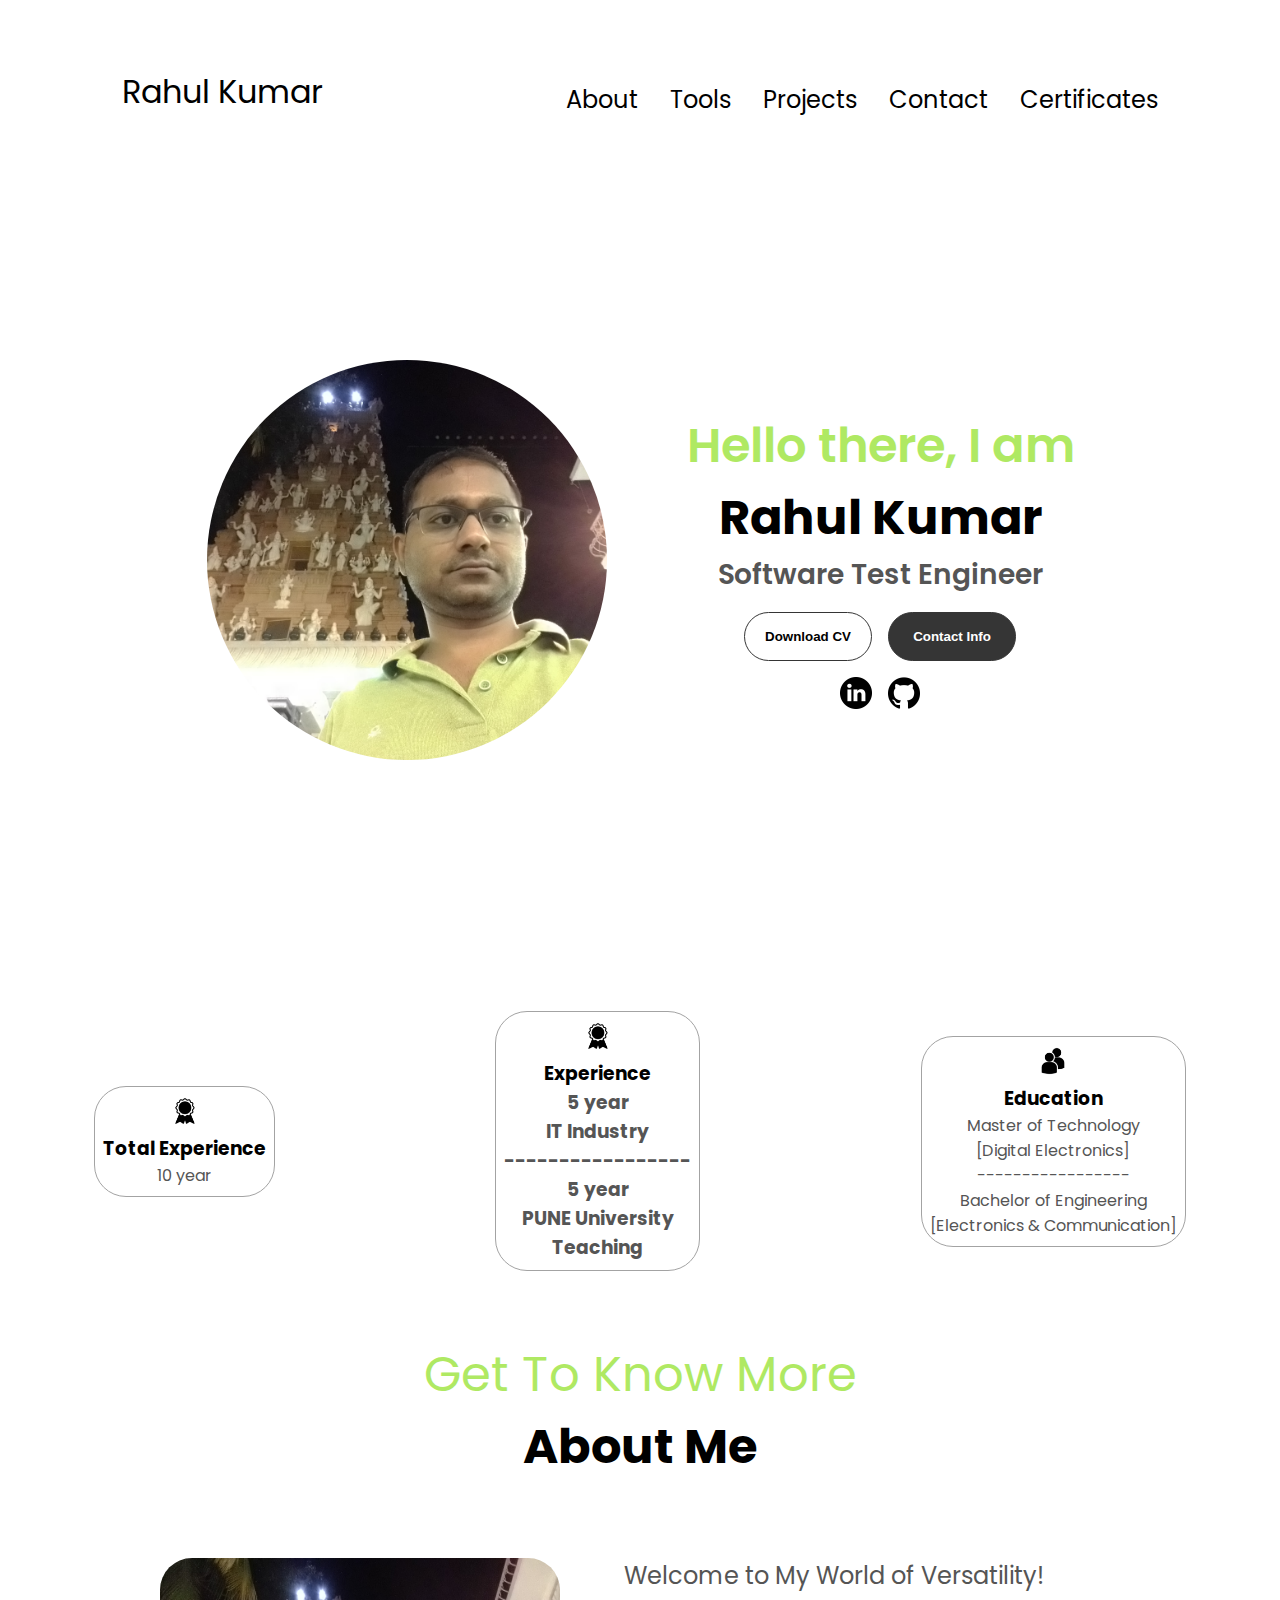
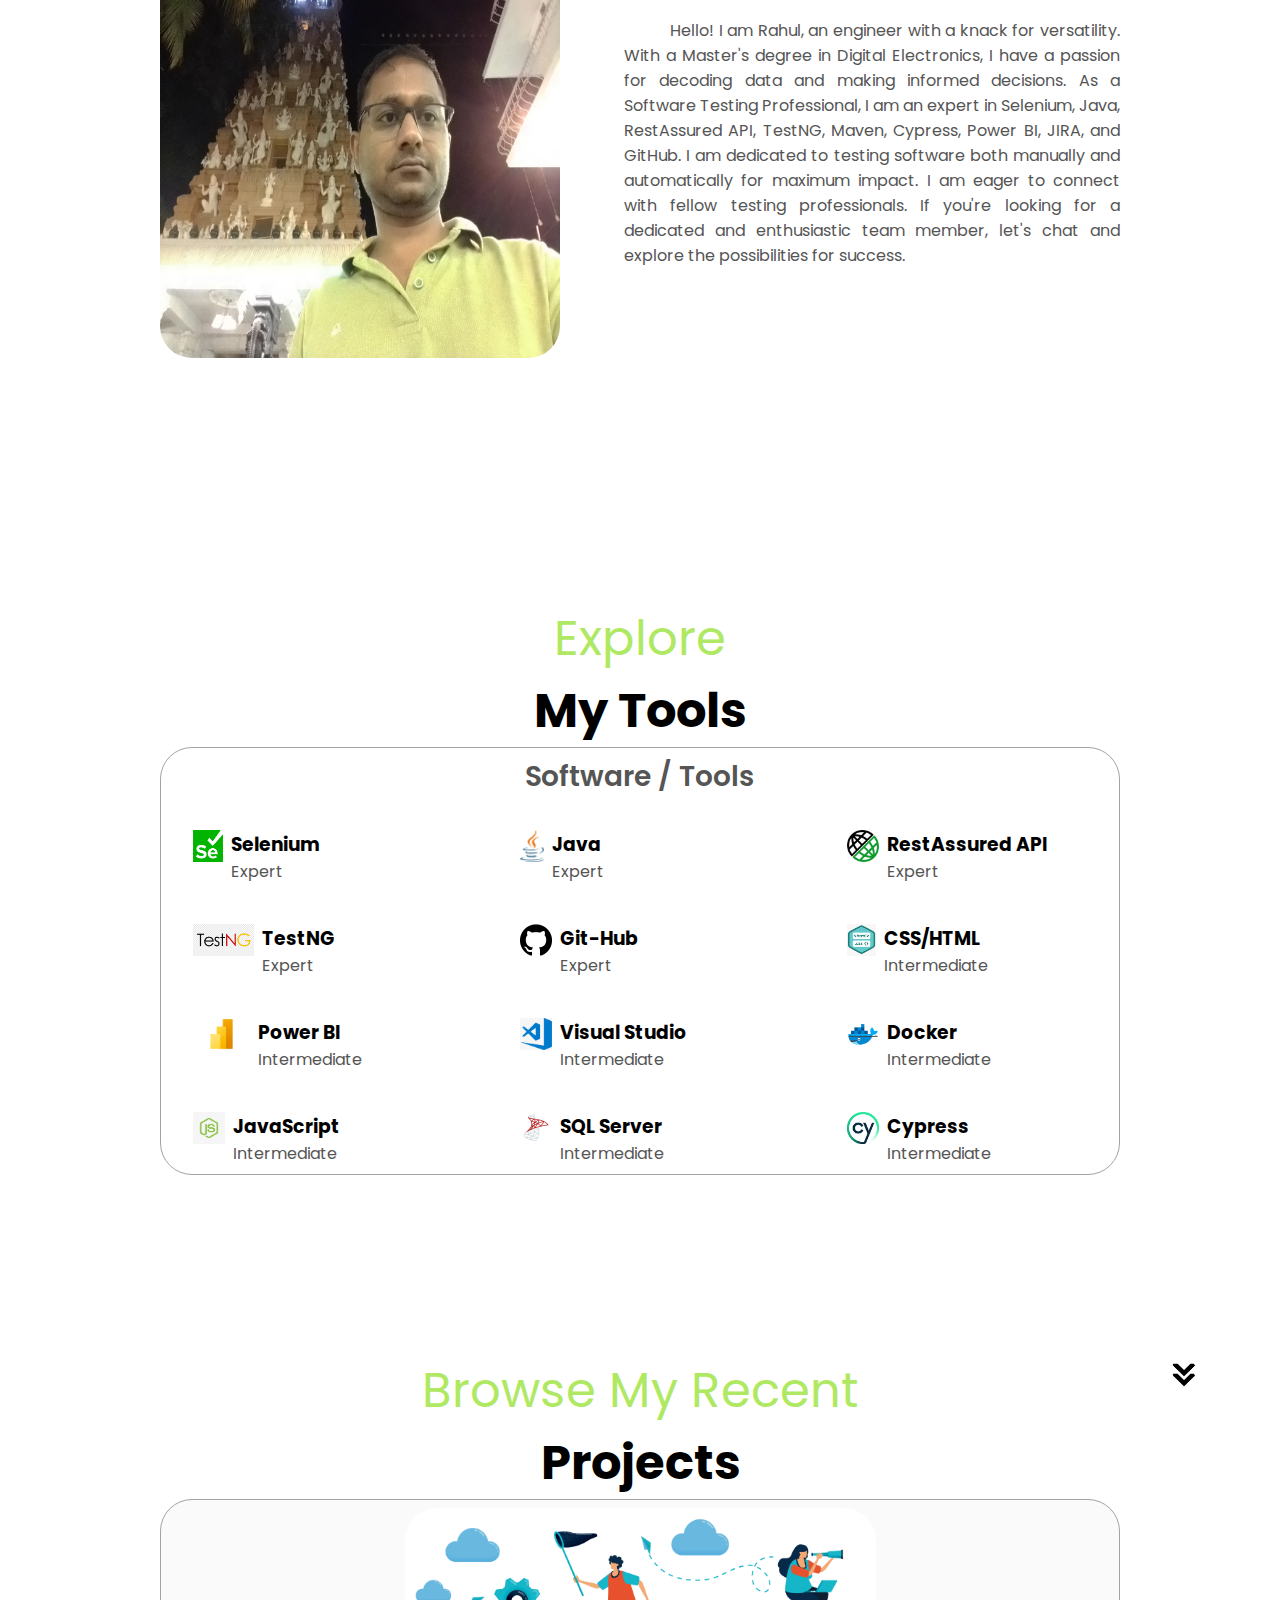
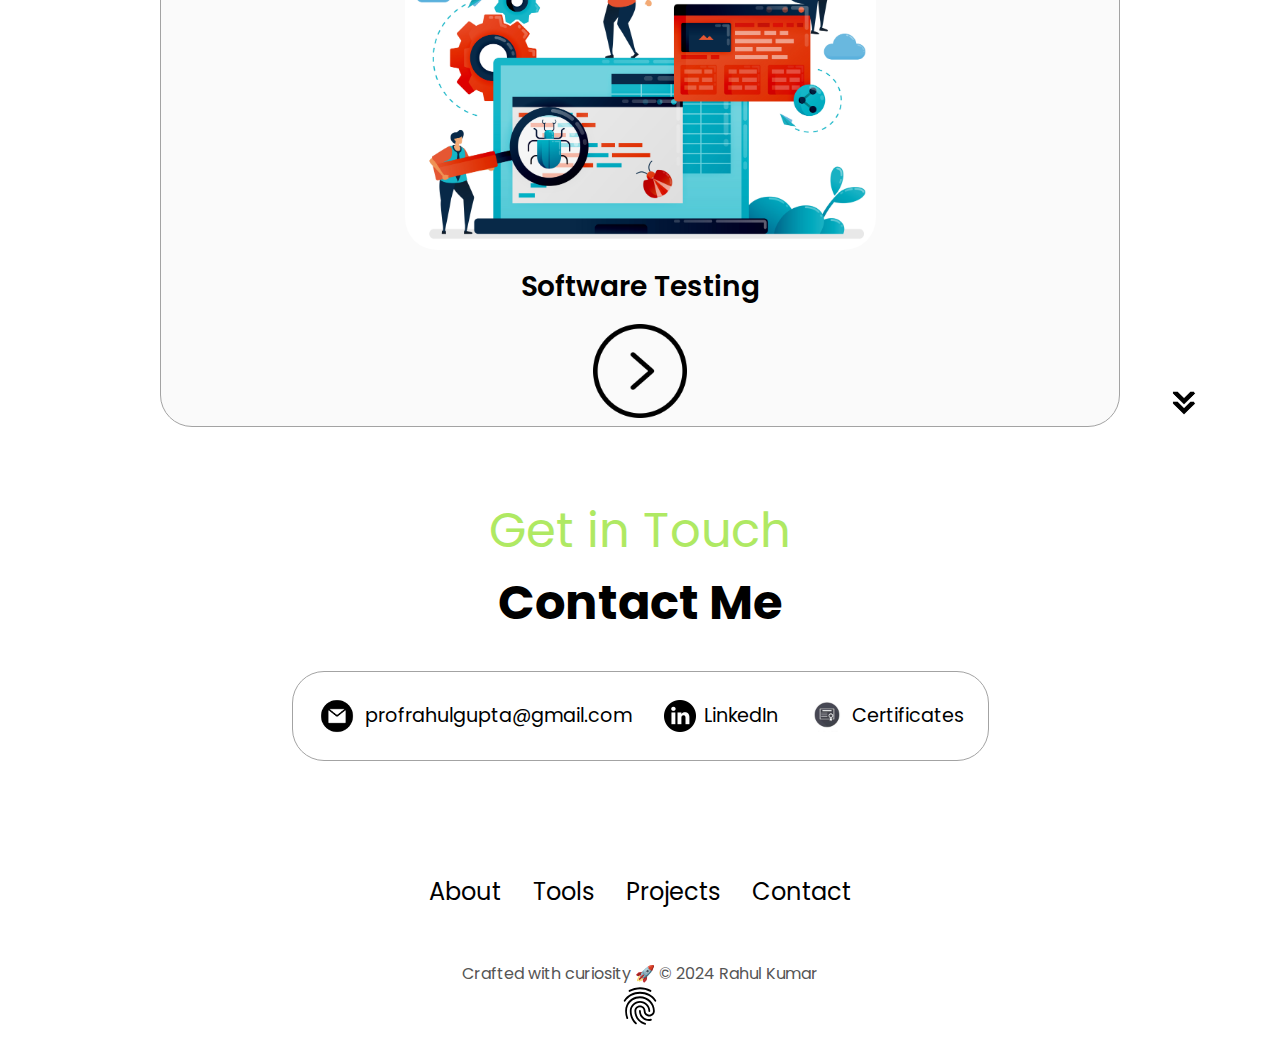
<file: index.html>
<!DOCTYPE html>
<html lang="en">
  <head>
    <meta charset="UTF-8" />
    <meta http-equiv="X-UA-Compatible" content="IE=edge" />
    <meta name="viewport" content="width=device-width, initial-scale=1.0" />
    <title>Rahul's Portfolio</title>
    <link rel="stylesheet" href="style.css" />
    <link rel="stylesheet" href="mediaqueries.css" />
  </head>
  <body>
    <!--Start of Tawk.to Script-->
<script type="text/javascript">
  var Tawk_API=Tawk_API||{}, Tawk_LoadStart=new Date();
  (function(){
  var s1=document.createElement("script"),s0=document.getElementsByTagName("script")[0];
  s1.async=true;
  s1.src='https://embed.tawk.to/66b82b5d146b7af4a438e05d/1i4vmiq7k';
  s1.charset='UTF-8';
  s1.setAttribute('crossorigin','*');
  s0.parentNode.insertBefore(s1,s0);
  })();
  </script>
  <!--End of Tawk.to Script-->
    <nav id="desktop-nav">
      <div class="logo">Rahul Kumar</div>
      <div>
        <ul class="nav-links">
          <li><a href="#about">About</a></li>
          <li><a href="#experience">Tools</a></li>
          <li><a href="#projects">Projects</a></li>
          <li><a href="#contact">Contact</a></li>
          <li><a href="#contact">Certificates</a></li>
        </ul>
      </div>
    </nav>
    <nav id="hamburger-nav">
      <div class="logo">Rahul Kumar</div>
      <div class="hamburger-menu">
        <div class="hamburger-icon" onclick="toggleMenu()">
          <span></span>
          <span></span>
          <span></span>
        </div>
        <div class="menu-links">
          <li><a href="#about" onclick="toggleMenu()">About</a></li>
          <li><a href="#experience" onclick="toggleMenu()">Tools</a></li>
          <li><a href="#projects" onclick="toggleMenu()">Projects</a></li>
          <li><a href="#contact" onclick="toggleMenu()">Contact</a></li>
          <li><a href="#Certificates" onclick="toggleMenu()">Certificates</a></li>
        </div>
      </div>
    </nav>
    <section id="profile">
      <style>
        .section__pic-container {
          border-radius: 50%;
          overflow: hidden;
        }
        .play-button {
          position: absolute;
          top: 50%;
          left: 50%;
          transform: translate(-50%, -50%);
          cursor: pointer;
        }
      </style>
      <div class="section__pic-container">
        <img src="./assets/pic.jpg" alt="rahul's profile picture" style="width: 100%; height: 100%; object-fit: cover;" />
        <!-- <a onclick="window.open('https://www.youtube.com/watch?v=wiMMr-rmrWM')" class="play-button">
          Use your play button icon or an image here
          ▶️
        </a> -->
      </div>
      <div class="section__text">
        <p class="section__text__p1">Hello there, I am</p>
        <h1 class="title">Rahul Kumar</h1>
        <p class="section__text__p2">Software Test Engineer</p>
        <div class="btn-container">
          <button
            class="btn btn-color-2"
            onclick="window.open('./assets/Rahul_Kumar_STE.pdf')"
          >
            Download CV
          </button>
          <button class="btn btn-color-1" onclick="location.href='./#contact'">
            Contact Info
          </button>
        </div>
        <div id="socials-container">
          <img
            src="./assets/linkedin.png"
            alt="My LinkedIn profile"
            class="icon"
            onclick="window.open('https://www.linkedin.com/in/profrahulgupta')"
            />
          <img
            src="./assets/github.png"
            alt="My Github profile"
            class="icon"
            onclick="window.open('https://github.com/RahulArnav')"
          />
        </div>
      </div>
    </section>
         
    <div class="about-details-container">
      <div class="about-containers">
        <div class="details-container">
          <img
            src="./assets/experience.png"
            alt="Experience icon"
            class="icon"
          />
          
          <h3>Total Experience</h3>
          <p> 10 year <br /></p>
        </div>
        <div class="details-container">
          <img
            src="./assets/experience.png"
            alt="Education icon"
            class="icon"
          />
          <h3>Experience
            <br>
            <p> 5 year <br />IT Industry
          <br>-----------------</br></p>
          
          <p> 5 year <br /> PUNE University 
            <br>
            Teaching</p>
        </h3>
        </div>
        <div class="details-container">
          <img
            src="./assets/education.png"
            alt="Education icon"
            class="icon"
          />
          <h3>Education</h3>
        
          <p>Master of Technology<br />[Digital Electronics] <br>-----------------</br></p>
          
          <p>Bachelor of Engineering<br />[Electronics & Communication]</p>
        </div>
      </div>
    
    <section id="about">
      <p class="section__text__p1">Get To Know More</p>
      <h1 class="title">About Me</h1>
      <div class="section-container">
        <div class="circular-image">
          <br><br><br>
          <img
            src="./assets/pic.jpg" 
            alt="Profile picture"
            class="about-pic"
            height="400px"
            width="400px"
          />
          
        </div>
            <div class="text-container">
              <br>
              <br>
              <br>
              
            <p class="welcome" > Welcome to My World of Versatility!</p>
            <br>
            <p class="welcome-text"> &nbsp &nbsp &nbsp &nbsp &nbsp Hello! I am Rahul, an engineer with a knack for versatility. 
              With a Master's degree in Digital Electronics, I have a passion for decoding data and making informed decisions. 
              As a Software Testing Professional, I am an expert in Selenium, Java, RestAssured API, TestNG, Maven, Cypress, Power BI, JIRA, 
              and GitHub. I am dedicated to testing software both manually and automatically for maximum impact. 
              I am eager to connect with fellow testing professionals. If you're looking for a dedicated and enthusiastic team member, 
              let's chat and explore the possibilities for success.</p>
          </div>
        </div>
      </div>

      <img 
        src="./assets/arrow.png"
        alt="Arrow icon"
        class="icon arrow"
        onclick="location.href='./#experience'"
      />
    </section>
    <section id="experience">
      <p class="section__text__p1">Explore</p>
      <h1 class="title">My Tools</h1>
      <div class="experience-details-container">
        <div class="about-containers">
          <div class="details-container">
            <h2 class="experience-sub-title">Software / Tools</h2>
            <div class="article-container">
              <article>
                <img
                  src="./assets/selenium.icon.png"
                  alt="Experience icon"
                  class="icon"
                />
                <div>
                  <h3>Selenium</h3>
                  <p>Expert</p>
                </div>
              </article>
              <article>
                <img
                  src="./assets/java.icon.png"
                  alt="Experience icon"
                  class="icon"
                />
                <div>
                  <h3>Java</h3>
                  <p>Expert</p>
                </div>
              </article>
              <article>
                <img
                  src="./assets/rest.icon.png"
                  alt="Experience icon"
                  class="icon"
                />
                <div>
                  <h3>RestAssured API</h3>
                  <p>Expert</p>
                </div>
              </article>
              <article>
                <img
                  src="./assets/testng.icon.png"
                  alt="Experience icon"
                  class="icon"
                />
                <div>
                  <h3>TestNG</h3>
                  <p>Expert</p>
                </div>
              </article>
              <article>
                <img
                  src="./assets/github.png"
                  alt="Experience icon"
                  class="icon"
                />
                <div>
                  <h3>Git-Hub</h3>
                  <p>Expert</p>
                </div>
              </article>
               <article>
                <img
                  src="./assets/css.icon.png"
                  alt="Experience icon"
                  class="icon"
                />
                <div>
                  <h3>CSS/HTML</h3>
                  <p>Intermediate</p>
                </div>
              </article>
              <article>
                <img
                  src="./assets/power.icon.png"
                  alt="Experience icon"
                  class="icon"
                />
                <div>
                  <h3>Power BI</h3>
                  <p>Intermediate</p>
                </div>
              </article>
              <article>
                <img
                  src="./assets/vs.icon.png"
                  alt="Experience icon"
                  class="icon"
                />
                <div>
                  <h3>Visual Studio</h3>
                  <p>Intermediate</p>
                </div>
              </article>
              <article>
                <img
                  src="./assets/docker.icon.png"
                  alt="Experience icon"
                  class="icon"
                />
                <div>
                  <h3>Docker</h3>
                  <p>Intermediate</p>
                </div>
              </article>
              <article>
                <img
                  src="./assets/js.icon.png"
                  alt="Experience icon"
                  class="icon"
                />
                <div>
                  <h3>JavaScript</h3>
                  <p>Intermediate</p>
                </div>
              </article>
              
              <article>
                <img
                  src="./assets/sql.icon.png"
                  alt="Experience icon"
                  class="icon"
                />
                <div>
                  <h3>SQL Server</h3>
                  <p>Intermediate</p>
                </div>
              </article>
              <article>
                <img
                  src="./assets/cypress.icon.jpg"
                  alt="Experience icon"
                  class="icon"
                />
                <div>
                  <h3>Cypress</h3>
                  <p>Intermediate</p>
                </div>
              </article>

            </div>
          </div>
            </div>
          </div>
        </div>
      </div>
      <img
        src="./assets/arrow.png"
        alt="Arrow icon"
        class="icon arrow"
        onclick="location.href='./#projects'"/>
    </section>
    <section id="projects">
      <p class="section__text__p1">Browse My Recent</p>
      <h1 class="title">Projects</h1>
      <div class="experience-details-container">
        <div class="about-containers">
          <div class="details-container color-container">
            <div class="article-container">
              <img
                src="./assets/port1.jpg"
                alt="Software Testing"
                class="project-img"
              />
            </div>
            <h2 class="experience-sub-title project-title">Software Testing</h2>
            <div class="btn-container">
                <img 
                  src="./assets/arrow-right.png"
                  alt="arrow-right" 
                  class="next"
                  onclick="location.href='da.html', target='_blank'">
            </div>
          </div>
           </div>
        </div>
      </div>
      <img
        src="./assets/arrow.png"
        alt="Arrow icon"
        class="icon arrow"
        onclick="location.href='./#contact'"
      />
    </section>
    <section id="contact">
      <p class="section__text__p1">Get in Touch</p>
      <h1 class="title">Contact Me</h1>
      <div class="contact-info-upper-container">
        <div class="contact-info-container">
          <img
            src="./assets/email.png"
            alt="Email icon"
            class="icon contact-icon email-icon"
          />
          <p><a href="mailto:profrahulgupta@gmail.com">profrahulgupta@gmail.com</a></p>
        </div>
        <div class="contact-info-container">
          <img
            src="./assets/linkedin.png"
            alt="LinkedIn icon"
            class="icon contact-icon"
          />
          <p style="cursor: pointer;"><a onclick="window.open('https://www.linkedin.com/in/profrahulgupta')">LinkedIn</a></p>
        </div>
        <div class="contact-info-container">
          <img
            src="./assets/certificates.jpg"
            alt="LinkedIn icon"
            class="icon contact-icon"
          />
          <p style="cursor: pointer;"><a onclick="location.href='ca.html', target='_blank'">Certificates</a></p>
        </div>
      </div>
    </section>
    <img
    src="./assets/arrow.png"
    alt="Arrow icon"
    class="icon arrow"
    onclick="location.href='./#contact'"
  />
</section>
    <footer>
      <nav>
        <div class="nav-links-container">
          <ul class="nav-links">
            <li><a href="#about">About</a></li>
            <li><a href="#experience">Tools</a></li>
            <li><a href="#projects">Projects</a></li>
            <li><a href="#contact">Contact</a></li>
          </ul>
        </div>
      </nav>
             <p>  Crafted with curiosity &#128640 &#169; 2024 Rahul Kumar</p>
              <img  name=thumb src="./assets/finger-print-outline.svg" width="20px" height="40px" style="display: block; margin-left: auto;margin-right: auto;width: 50%;"/>
    </footer>
    <script src="script.js"></script>
  </body>
</html>
</file>
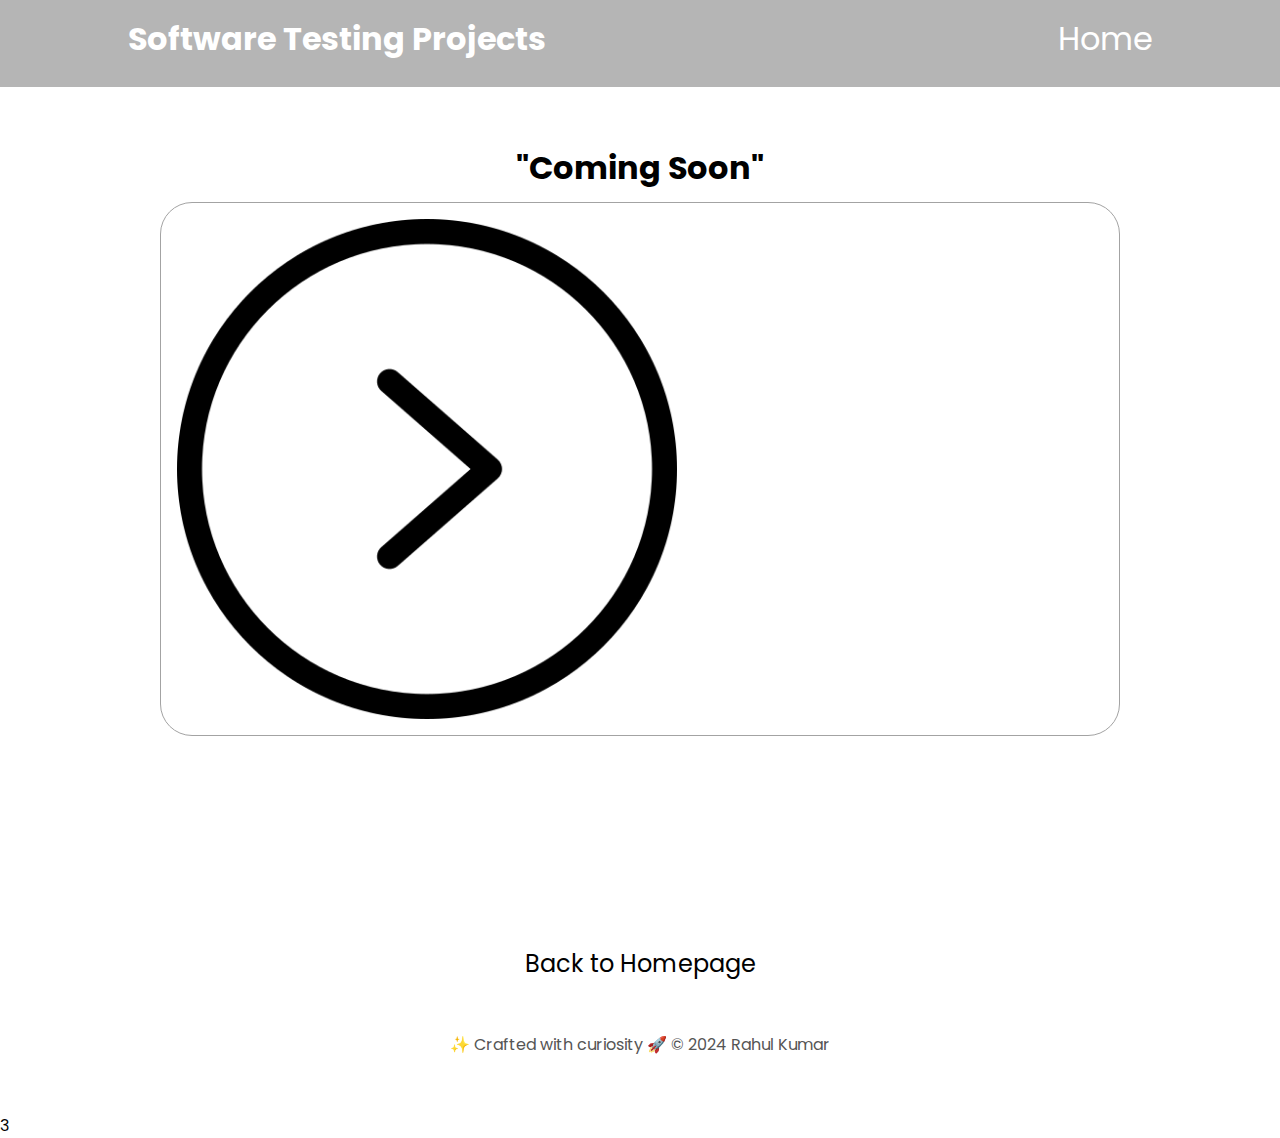
<file: da.html>
<!DOCTYPE html>
<html lang="en">
<head>
    <meta charset="UTF-8">
    <meta name="viewport" content="width=device-width, initial-scale=1.0">
    <title>Software Testing Projects</title>
    <link rel="stylesheet" href="style.css">
    <link rel="stylesheet" href="mediaqueries.css">
</head>
<body>
    <!--Start of Tawk.to Script-->
<script type="text/javascript">
    var Tawk_API=Tawk_API||{}, Tawk_LoadStart=new Date();
    (function(){
    var s1=document.createElement("script"),s0=document.getElementsByTagName("script")[0];
    s1.async=true;
    s1.src='https://embed.tawk.to/66b82b5d146b7af4a438e05d/1i4vmiq7k';
    s1.charset='UTF-8';
    s1.setAttribute('crossorigin','*');
    s0.parentNode.insertBefore(s1,s0);
    })();
    </script>
    <!--End of Tawk.to Script-->
    <div class="navbar">
        <h1 class="page_h">Software Testing Projects</h1>
        <a href="index.html", class="home_link">Home</a>
    </div>
    <section id="project" style="padding-top: 12vh;" >
        <h1 class="project_title">"Coming Soon"</h1> 
        <div class="project-container">
            <div class="project-pic-container">
                <img
                src="./assets/arrow-right.png"
                alt="-ppt"
                class="project-pic"
                />
            </div>
            <!-- <div class="text-and-buttons">
                <div class="project-text-container">
                    <div class="Tools">
                        <h3 class="t1">Tools: </h3>
                        <h2 class="t2">Automation</h2>
                    </div>
                    <p class="project-text"><br>

                        - Loaded and processed 
                       
                        <br>    
                    </p>
                </div>
                <div class="pro-btn-container">
                    <button
                      class="btn btn-color-3"
                      onclick="window.open('')">
                      GitHub
                    </button>
                    
                    <button
                    class="btn btn-color-3"
                    onclick="window.open('')"
                    >
                    Live Dashboard
                    </button>
                </div>
            </div>
        </div>
    </section>
    <section id="project" style=margin-top:0 >
        <h1 class="project_title"> Power BI HR data dashboard.</h1>
        <div class="project-container">
            <div class="project-pic-container">
                <img
                src="./assets/hrdashboard.png"
                alt="telangana-ppt"
                class="project-pic"
                />  
            </div>
            <div class="text-and-buttons">
                <div class="project-text-container">
                    <div class="Tools">
                        <h3 class="t1">Tools: </h3>
                        <h2 class="t2">Power BI</h2>
                    </div>
                    <p class="project-text"><br>The main objective of creating this dashboard is to track and analyze the reasons for attritions.</p>
                        <br>✓ R&D department has higher attrition count.
                        <br>✓ The attrition rate is higher between the age group of 26-35.
                        <br>✓ 60℅ of the employees are male and 40℅ of the employees are female.
                        <br>✓ Employees salary lower than Average Salary(6.5k) have higher attrition rate.
                        <br>✓ Those Employees who gave 3 company rating have higher attrition rate.
                        </br>    
                    </p>
                </div>-->
                <div class="pro-btn-container">
                    <!-- <button
                      class="btn btn-color-3"
                      onclick="window.open('')">
                      GitHub
                    </button> -->
                    
                </div>
            </div>
        </div>
    </section> 
      <footer>
        <nav>
          <div class="nav-links-container">
            <ul class="nav-links">
              <li><a onclick="goBack()">Back to Homepage</a></li>
            </ul>
          </div>
        </nav>
        <p>&#10024 Crafted with curiosity &#128640 &#169; 2024 Rahul Kumar</p>
      </footer>
      <script src="script.js"></script>
</body>
</html>3
</file>
<file: style.css>
/* GENERAL */

@import url("https://fonts.googleapis.com/css2?family=Poppins:wght@300;400;500;600&display=swap");

* {
  margin: 0;
  padding: 0;
}

body {
  font-family: "Poppins", sans-serif;
}

html {
  scroll-behavior: smooth;
}

p {
    color: rgb(85, 85, 85);
    /* text-align: left,right; */
}

/* TRANSITION */

a,
.btn {
  transition: all 300ms ease;
}

/* DESKTOP NAV */

nav,
.nav-links {
  margin-top: 15px;
  display: flex;
}
.nav-links:hover {
  cursor: pointer;
}
nav {
  justify-content: space-around;
  align-items: center;
  height: 17vh;
}

.nav-links {
  gap: 2rem;
  list-style: none;
  font-size: 1.5rem;
}

a {
  color: black;
  text-decoration: none;
  text-decoration-color: white;
}

a:hover {
  color: grey;
  text-decoration: underline;
  text-underline-offset: 1rem;
  text-decoration-color: rgb(181, 181, 181);
}

.logo {
  font-size: 2rem;
}

.logo:hover {
  cursor: default;
}

/* HAMBURGER MENU */

#hamburger-nav {
  display: none;
}

.hamburger-menu {
  position: relative;
  display: inline-block;
}

.hamburger-icon {
  display: flex;
  flex-direction: column;
  justify-content: space-between;
  height: 24px;
  width: 30px;
  cursor: pointer;
}

.hamburger-icon span {
  width: 100%;
  height: 2px;
  background-color: black;
  transition: all 0.3 ease-in-out;
}

.menu-links {
  position: absolute;
  top: 100%;
  right: 0;
  background-color: white;
  width: fit-content;
  max-height: 0;
  overflow: hidden;
  transition: all 0.3 ease-in-out;
}

.menu-links a {
  display: block;
  padding: 10px;
  text-align: center;
  font-size: 1.5rem;
  color: black;
  text-decoration: none;
  transition: all 0.3 ease-in-out;
}

.menu-links li {
  list-style: none;
}

.menu-links.open {
  max-height: 300px;
}

.hamburger-icon.open span:first-child {
  transform: rotate(45deg) translate(10px, 5px);
}

.hamburger-icon.open span:nth-child(2) {
  opacity: 0;
}

.hamburger-icon.open span:last-child {
  transform: rotate(-45deg) translate(10px, -5px);
}

.hamburger-icon span:first-child {
  transform: none;
}

.hamburger-icon span:first-child {
  opacity: 1;
}

.hamburger-icon span:first-child {
  transform: none;
}

/* SECTIONS */

section {
  padding-top: 4vh;
  height: 96vh;
  margin: 0 10rem;
  box-sizing: border-box;
  min-height: fit-content;
}

.section-container {
  display: flex;
}

/* PROFILE SECTION */

#profile {
  display: flex;
  justify-content: center;
  gap: 5rem;
  height: 80vh;
}

.section__pic-container {
  display: flex;
  height: 300px;
  width: 300px;
  margin: auto 0;
}

.section__text {
  align-self: center;
  text-align: center;
  /* margin-top: 16rem; */
}

.section__text p {
  font-weight: 600;
}

.section__text__p1 {
  text-align: center;
}

.section__text__p2 {
  font-size: 1.75rem;
  margin-bottom: 1rem;
}

.title {
  font-size: 3rem;
  text-align: center;
  /* margin-top: 0px; */
}

#socials-container {
  display: flex;
  justify-content: center;
  margin-top: 1rem;
  gap: 1rem;
}

/* ICONS */

.icon {
  cursor: pointer;
  height: 2rem;
}

/* BUTTONS */

.btn-container {
  display: flex;
  justify-content: center;
  gap: 1rem;
}

.btn {
  font-weight: 600;
  transition: all 300ms ease;
  padding: 1rem;
  width: 8rem;
  border-radius: 2rem;
}

.btn-color-1,
.btn-color-2 {
  border: rgb(53, 53, 53) 0.1rem solid;
}

.btn-color-1:hover,
.btn-color-2:hover {
  cursor: pointer;
}

.btn-color-1,
.btn-color-2:hover {
  background: rgb(53, 53, 53);
  color: white;
}

.btn-color-1:hover {
  background: rgb(0, 0, 0);
}

.btn-color-2 {
  background: none;
}

.btn-color-2:hover {
  border: rgb(255, 255, 255) 0.1rem solid;
}

.btn-container {
  gap: 1rem;
}

/* ABOUT SECTION */

#about {
  position: relative;
}

.about-containers {
  gap: 2rem;
  margin-bottom: 2rem;
  margin-top: 10pxl;
}

.about-details-container {
   justify-content: center;
  flex-direction: column;
}

.about-containers,
.about-details-container {
  
  display: flex;
 
}

.about-pic {
  border-radius: 2rem;
}

.arrow {
  position: absolute;
  right: -5rem;
  bottom: 2.5rem;
}

.details-container {
  padding: 0.5rem;
  /* flex: 1; */
  
  margin: auto;
  background: white;
  border-radius: 2rem;
  border: rgb(53, 53, 53) 0.1rem solid;
  border-color: rgb(163, 163, 163);
  text-align: center;
}

.section-container {
  gap: 4rem;
  height: 80%;
}

.section__pic-container {
  height: 400px;
  width: 400px;
  margin: auto 0;
}

details {
  user-select: none;
}

details>summary span.icon {
  width: 24px;
  height: 24px;
  transition: all 0.3s;
  margin-left: auto;
}

details[open] summary span.icon {
  transform: rotate(180deg);
}

summary {
  display: flex;
  cursor: pointer;
}

summary::-webkit-details-marker {
  display: none;
}

/* EXPERIENCE SECTION */

#experience {
  margin-bottom: -7rem;
  position: relative;
}

.experience-sub-title {
  color: rgb(85, 85, 85);
  font-weight: 600;
  font-size: 1.75rem;
  margin-bottom: 2rem;
}

.experience-details-container {
  display: flex;
  justify-content: center;
  flex-direction: column;
}

.article-container {
  display: flex;
  text-align: initial;
  flex-wrap: wrap;
  flex-direction: row;
  gap: 2.5rem;
  justify-content: space-around;
}

article {
  display: flex;
  width: 15rem;
  justify-content: flex-start;
  gap: 0.5rem;
}

article .icon {
  cursor: default;
}

/* PROJECTS SECTION */

#projects {
  position: relative;
  margin-top:initial;
}

.color-container {
  border-color: rgb(163, 163, 163);
  background: rgb(250, 250, 250);
}

.project-img {
  border-radius: 2rem;
  width: 50%;
  height: 50%;
}

.project-title {
  margin: 1rem;
  color: black;
}

.project-btn {
  color: black;
  border-color: rgb(163, 163, 163);
}

.next {
  cursor:pointer;
  width: 10%;
  height: 10%;
  transition: all 0.3 ease-in-out;
}

.next:hover {
}
/* CONTACT */

#contact {
  display: flex;
  justify-content: center;
  flex-direction: column;
  height: 50vh;
}

.contact-info-upper-container {
  display: flex;
  justify-content: center;
  border-radius: 2rem;
  border: rgb(53, 53, 53) 0.1rem solid;
  border-color: rgb(163, 163, 163);
  background: (250, 250, 250);
  margin: 2rem auto;
  padding: 0.5rem;
}

.contact-info-container {
  display: flex;
  align-items: center;
  justify-content: center;
  gap: 0.5rem;
  margin: 1rem;
}

.contact-info-container p {
  font-size: larger;
}

.contact-icon {
  cursor: default;
}

.email-icon {
  height: 2.5rem;
}

/* FOOTER SECTION */

footer {
  height: 26vh;
  margin: 0 1rem;
}

footer p {
  text-align: center;
}

/* Data Analysis */
.back {
  width: 40px;
  height: 40px;
}

/* Project Pages */
.navbar{
  display: flex;
  position: fixed; /* Fix the navbar position */
  top: 0; /* Align to the top */
  width: 100%; /* Occupy full width */
  background-color: rgb(181, 181, 181); /* Background color */
  padding: 15px 0; /* Add padding */
  flex-direction: row;
  justify-content: space-between;
}

.page_h {
  margin-left: 10vw;
  color: white;
  cursor: default;
}

.home_link {
  padding-bottom:1vh;
  margin-right: 10vw;
  font-size: 2rem;
  color: white;
  text-decoration: none;
}

.home_link:hover {
  cursor: pointer;
  text-decoration: underline;
  text-underline-offset: 1rem;
}

*/

#project {
  position: relative;
}

.project_title {
  font-size: 2rem;
  text-align: center;
  padding-bottom: 10px;
  margin-top: 4vh;
}

.project-container {
  justify-content: space-between;
  justify-items: stretch;
  padding: 1rem;
  display: flex;
  background: white;
  border-radius: 2rem;
  border: rgb(53, 53, 53) 0.1rem solid;
  border-color: rgb(163, 163, 163);
}

.text-and-buttons {
  padding-left: 1rem;
  display: flex;
  justify-content:stretch;
  flex-direction: column;
}

.project-text-container {
  display: flex;
  justify-content:start;
  flex-direction: column;
  text-align:justify;
}

.project-text {
  color: rgb(53, 53, 53);
}

.project-pic {
  border-radius: 1rem;
  width: 500px;
}

.project-pic-container {
  margin: auto 0;
  display: flex;
  width: 500 px;
  height: auto;
}
.tools {
  display: flex;
}
.t1, .t2 {
  display: inline;
  justify-self: flex-end;
}
.t1 {
  color: rgb(85, 85, 85);
}

.pro-btn-container {
  padding-top: 10px;
  margin-top: 20px;
  display: flex;
  justify-content: space-around;
  align-items: center;
  gap: 1rem;
  flex-direction: row;
  flex-wrap: wrap;
}
 
.btn-color-3 {
  padding: 10px;
  border: rgb(163, 163, 163) 0.1rem solid;
  background: none;
  margin: 5px;
}

.btn-color-3:hover {
  cursor: pointer;
  background: rgb(53, 53, 53);
  color: white;
  border: rgb(255, 255, 255) 0.1rem solid;
}

.section__text__p1{
  font-size: xxx-large;
  color: rgb(175, 233, 99);
}
.welcome{
   font-size: x-large;
}
.welcome-text{
  text-align: justify !important;

}


/* ///////////////////////////////////////////////////// */

@media only screen and (max-width: 600px) {
  .details-container{
    margin-top: 140px;
  }
  .about-pic{
    margin:-60px
  }
  .section__text__p1{
    margin-top: 100px;
  }
  
}
</file>
<file: mediaqueries.css>
@media screen and (max-width: 1400px) {
  #profile {
    height: 83vh;
    margin-bottom: 6rem;
  }
  .about-containers {
    flex-wrap: wrap;
  }
  #contact,
  #projects {
    height: fit-content;
  }
}

@media screen and (max-width: 1200px) {
  #desktop-nav {
    display: none;
  }
  #hamburger-nav {
    display: flex;
  }
  #experience,
  .experience-details-container {
    margin-top: 2rem;
  }
  #profile, .project-container,
  .section-container {
    display: block;
  }
  .arrow {
    display: none;
  }
  section,
  .section-container,
  .project-container {
    height: fit-content;
  }
  section {
    margin: 0 5%;
  }
  .section__pic-container {
    width: 275px;
    height: 275px;
    margin: 0 auto 2rem;
  }

  .project-pic-container {
    width: 275px;
    height: auto;
    margin: 0 auto 2rem;
    justify-content: center;
  }
  .about-containers {
    margin-top: 0;
  }
}

@media screen and (max-width: 850px) {
  .project-pic{
    width: 60vw;
  }

  .project-pic-container {
    width:auto;
    height: 32vw;
    justify-content: center;
    flex-wrap: wrap;
  }
}

@media screen and (max-width: 600px) {
  #contact,
  footer {
    height: 40vh;
  }
  #profile {
    height: 83vh;
    margin-bottom: 0;
  }
  .circular-image{
    margin-left: 55px;
  }
  article {
    font-size: 1rem;
  }
  footer nav {
    height: fit-content;
    margin-bottom: 2rem;
  }
  .about-containers,
  .contact-info-upper-container,
  .btn-container {
    flex-wrap: wrap;
  }
  .contact-info-container {
    margin: 0;
  }
  .contact-info-container p,
  .nav-links li a {
    font-size: 1rem;
  }
  .experience-sub-title {
    font-size: 1.25rem;
  }
  .logo {
    font-size: 1.5rem;
  }
  .nav-links {
    flex-direction: column;
    gap: 0.5rem;
    text-align: center;
  }
  .section__pic-container {
    /* width:auto;
    height: 46vw; */
    justify-content: center;
  }
  .project-pic-container {
    width:auto;
    height: 40vw;
    justify-content: center;
  }

  .section__text__p2 {
    font-size: 1.25rem;
  }
  .title {
    font-size: 2rem;
  }
  .text-container,
  .project-text-container {
    text-align: justify;
  }
  .page_h,
  .home_link {
    font-size: 1.25rem;
  }
  .home_link:hover {
    cursor: pointer;
    text-decoration: underline;
    text-underline-offset: 0.5rem;
  }
  .project_title {
    font-size: 1.5rem;
  }
}
</file>
